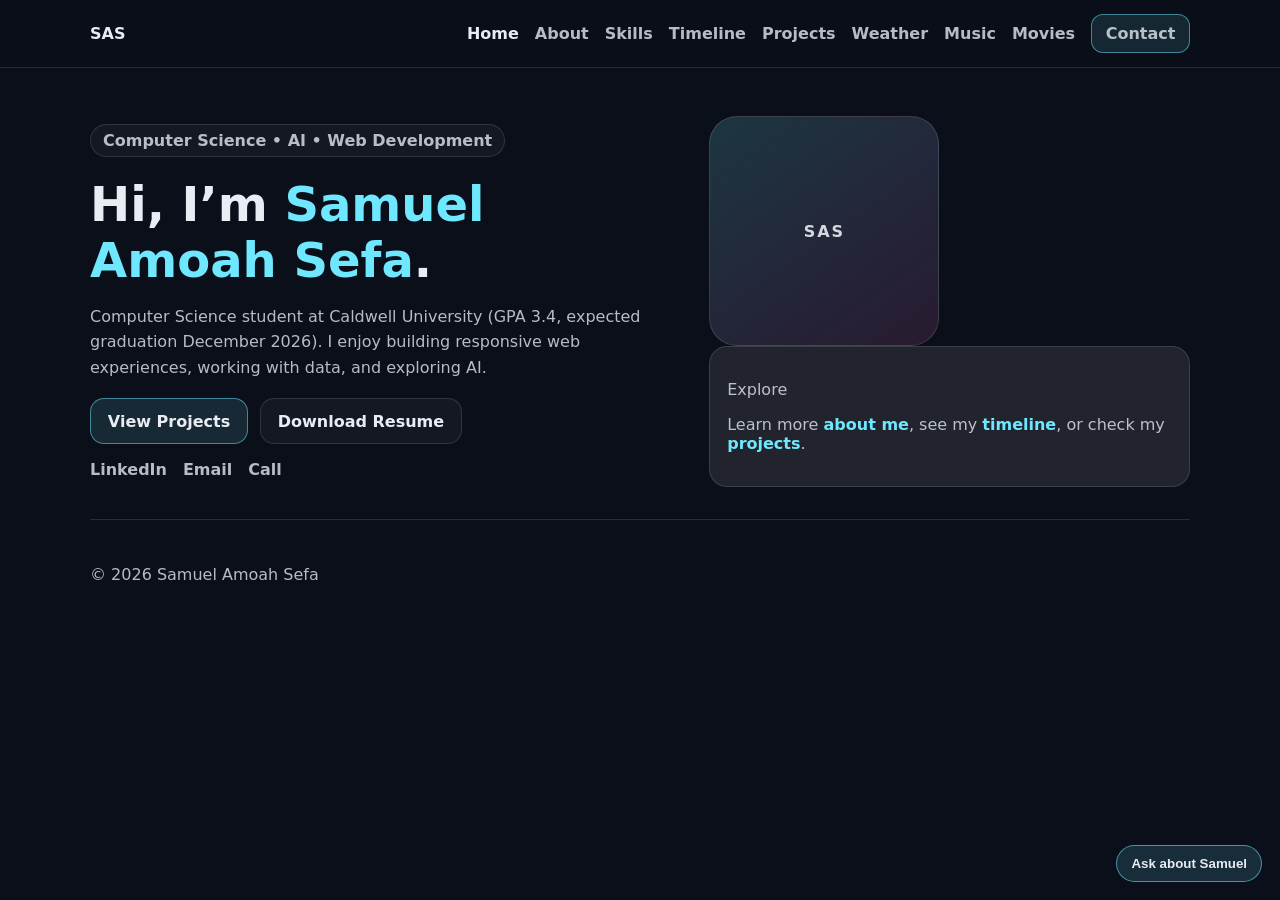
<file: index.html>
<!doctype html>
<html lang="en">
<head>
  <meta charset="UTF-8" />
  <meta name="viewport" content="width=device-width, initial-scale=1.0" />
  <title>Samuel Amoah Sefa — Home</title>
  <meta name="description" content="Samuel Amoah Sefa — Computer Science student portfolio." />
  <link rel="stylesheet" href="style.css" />
</head>
<body>
  <header class="header">
    <nav class="nav container">
      <a class="logo" href="index.html">SAS</a>

      <button class="menu-btn" id="menuBtn" aria-label="Open menu" aria-expanded="false">
        <span></span><span></span><span></span>
      </button>

      <div class="nav-links" id="navLinks">
        <a class="active" href="index.html">Home</a>
        <a href="about.html">About</a>
        <a href="skills.html">Skills</a>
        <a href="timeline.html">Timeline</a>
        <a href="projects.html">Projects</a>
        <a href="contact.html" class="btn small">Contact</a>
      </div>
    </nav>
  </header>

  <main class="container">
    <section class="hero">
      <div class="hero-left">
        <p class="pill">Computer Science • AI • Web Development</p>
        <h1>Hi, I’m <span class="accent">Samuel Amoah Sefa</span>.</h1>

        <p class="subtext">
          Computer Science student at Caldwell University (GPA 3.4, expected graduation December 2026).
          I enjoy building responsive web experiences, working with data, and exploring AI.
        </p>

        <div class="hero-actions">
          <a class="btn" href="projects.html">View Projects</a>
          <a class="btn ghost" href="./resume.pdf" download="Samuel_Amoah_Sefa_Resume.pdf">Download Resume</a>
        </div>

        <div class="social">
          <a href="https://www.linkedin.com/in/samuel-kofi-sefa-amoah/" target="_blank" rel="noreferrer">LinkedIn</a>
          <a href="mailto:ssefa@caldwell.edu">Email</a>
          <a href="tel:+18624066258">Call</a>
        </div>
      </div>

      <div class="hero-right">
        <div class="avatar" aria-label="Profile photo placeholder"><span>SAS</span></div>
        <div class="card mini">
          <p class="muted">Explore</p>
          <p class="muted">
            Learn more <a class="link" href="about.html">about me</a>, see my <a class="link" href="timeline.html">timeline</a>,
            or check my <a class="link" href="projects.html">projects</a>.
          </p>
        </div>
      </div>
    </section>
  </main>

  <footer class="footer container">
    <p class="muted">© <span id="year"></span> Samuel Amoah Sefa</p>
  </footer>

  <div id="chatbot-root"></div>
  <script src="script.js"></script>
</body>
</html>
</file>
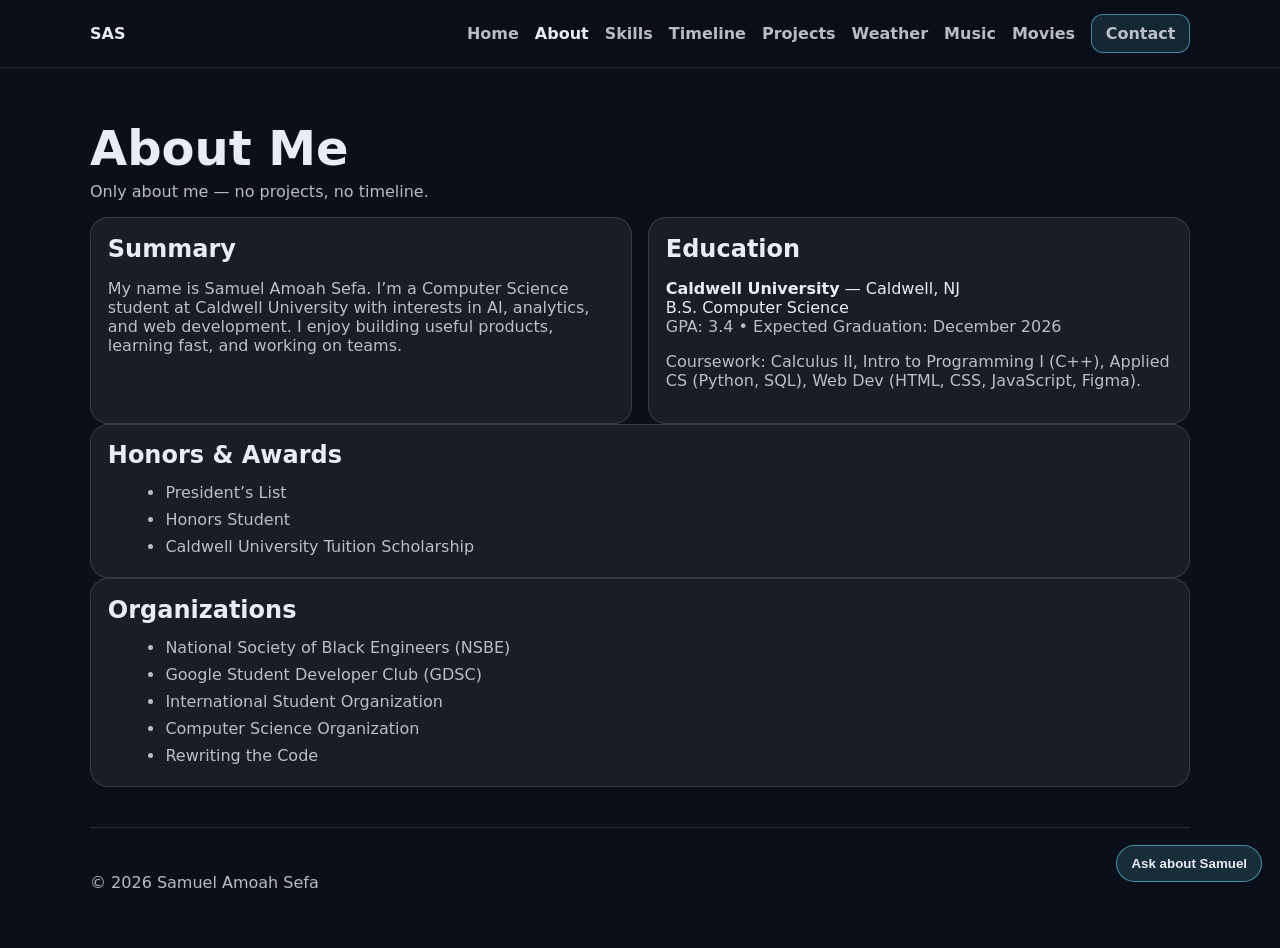
<file: about.html>
<!doctype html>
<html lang="en">
<head>
  <meta charset="UTF-8" />
  <meta name="viewport" content="width=device-width, initial-scale=1.0" />
  <title>Samuel Amoah Sefa — About</title>
  <meta name="description" content="About Samuel Amoah Sefa." />
  <link rel="stylesheet" href="style.css" />
</head>
<body>
  <header class="header">
    <nav class="nav container">
      <a class="logo" href="index.html">SAS</a>

      <button class="menu-btn" id="menuBtn" aria-label="Open menu" aria-expanded="false">
        <span></span><span></span><span></span>
      </button>

      <div class="nav-links" id="navLinks">
        <a href="index.html">Home</a>
        <a class="active" href="about.html">About</a>
        <a href="skills.html">Skills</a>
        <a href="timeline.html">Timeline</a>
        <a href="projects.html">Projects</a>
        <a href="contact.html" class="btn small">Contact</a>
      </div>
    </nav>
  </header>

  <main class="container page">
    <div class="page-head">
      <h1>About Me</h1>
      <p class="muted">Only about me — no projects, no timeline.</p>
    </div>

    <section class="grid-2">
      <div class="card">
        <h2>Summary</h2>
        <p class="muted">
          My name is Samuel Amoah Sefa. I’m a Computer Science student at Caldwell University with interests in
          AI, analytics, and web development. I enjoy building useful products, learning fast, and working on teams.
        </p>
      </div>

      <div class="card">
        <h2>Education</h2>
        <p>
          <strong>Caldwell University</strong> — Caldwell, NJ<br/>
          B.S. Computer Science<br/>
          <span class="muted">GPA: 3.4 • Expected Graduation: December 2026</span>
        </p>
        <p class="muted">
          Coursework: Calculus II, Intro to Programming I (C++), Applied CS (Python, SQL),
          Web Dev (HTML, CSS, JavaScript, Figma).
        </p>
      </div>
    </section>

    <section class="card">
      <h2>Honors & Awards</h2>
      <ul class="list">
        <li>President’s List</li>
        <li>Honors Student</li>
        <li>Caldwell University Tuition Scholarship</li>
      </ul>
    </section>

    <section class="card">
      <h2>Organizations</h2>
      <ul class="list">
        <li>National Society of Black Engineers (NSBE)</li>
        <li>Google Student Developer Club (GDSC)</li>
        <li>International Student Organization</li>
        <li>Computer Science Organization</li>
        <li>Rewriting the Code</li>
      </ul>
    </section>
  </main>

  <footer class="footer container">
    <p class="muted">© <span id="year"></span> Samuel Amoah Sefa</p>
  </footer>

  <div id="chatbot-root"></div>
  <script src="script.js"></script>
</body>
</html>
</file>
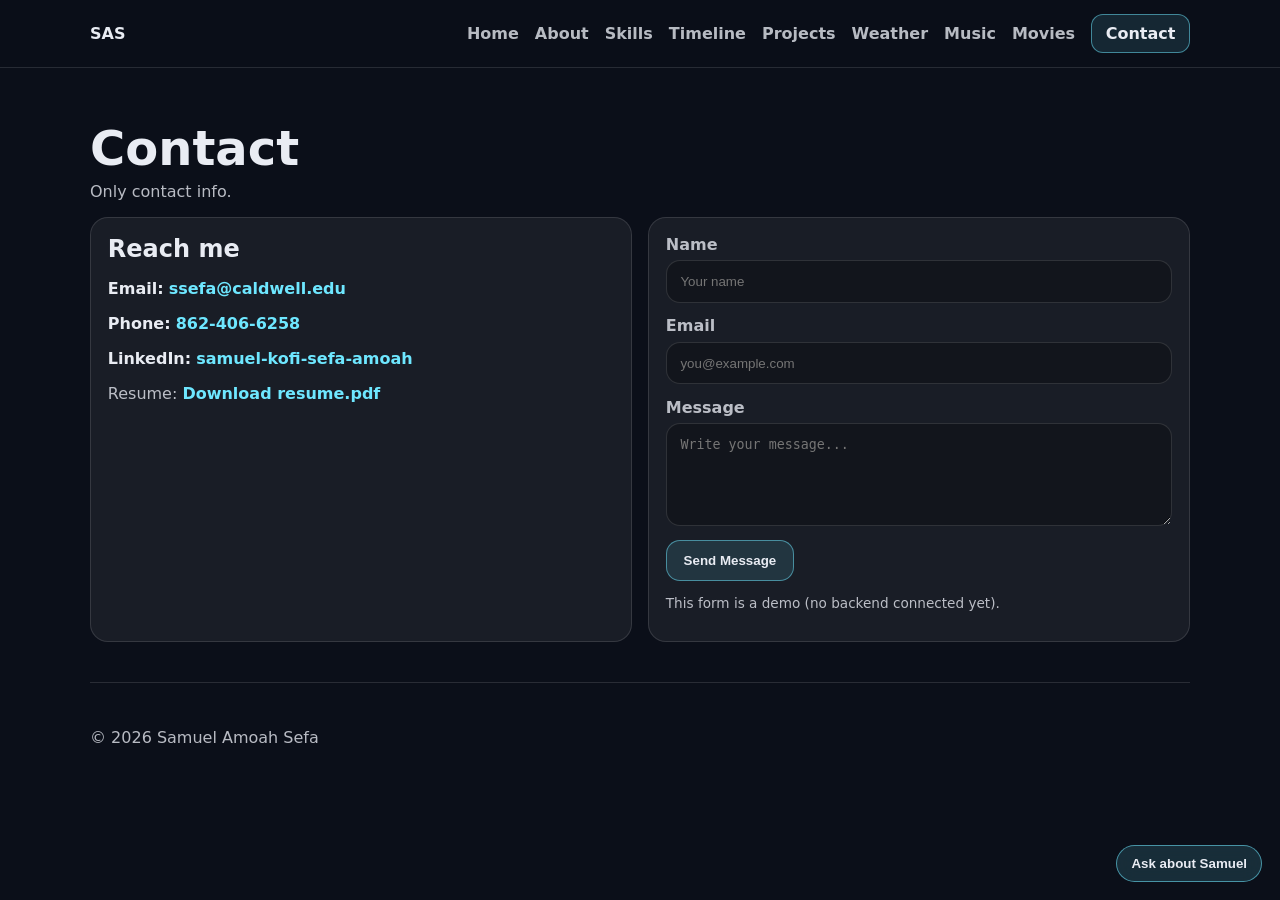
<file: contact.html>
<!doctype html>
<html lang="en">
<head>
  <meta charset="UTF-8" />
  <meta name="viewport" content="width=device-width, initial-scale=1.0" />
  <title>Samuel Amoah Sefa — Contact</title>
  <meta name="description" content="Contact Samuel Amoah Sefa." />
  <link rel="stylesheet" href="style.css" />
</head>
<body>
  <header class="header">
    <nav class="nav container">
      <a class="logo" href="index.html">SAS</a>

      <button class="menu-btn" id="menuBtn" aria-label="Open menu" aria-expanded="false">
        <span></span><span></span><span></span>
      </button>

      <div class="nav-links" id="navLinks">
        <a href="index.html">Home</a>
        <a href="about.html">About</a>
        <a href="skills.html">Skills</a>
        <a href="timeline.html">Timeline</a>
        <a href="projects.html">Projects</a>
        <a class="active btn small" href="contact.html">Contact</a>
      </div>
    </nav>
  </header>

  <main class="container page">
    <div class="page-head">
      <h1>Contact</h1>
      <p class="muted">Only contact info.</p>
    </div>

    <div class="grid-2">
      <div class="card">
        <h2>Reach me</h2>
        <p><strong>Email:</strong> <a class="link" href="mailto:ssefa@caldwell.edu">ssefa@caldwell.edu</a></p>
        <p><strong>Phone:</strong> <a class="link" href="tel:+18624066258">862-406-6258</a></p>
        <p><strong>LinkedIn:</strong> <a class="link" href="https://www.linkedin.com/in/samuel-kofi-sefa-amoah/" target="_blank" rel="noreferrer">samuel-kofi-sefa-amoah</a></p>
        <p class="muted">Resume: <a class="link" href="./resume.pdf" download="Samuel_Amoah_Sefa_Resume.pdf">Download resume.pdf</a></p>
      </div>

      <form class="card form">
        <label>
          Name
          <input type="text" placeholder="Your name" />
        </label>

        <label>
          Email
          <input type="email" placeholder="you@example.com" />
        </label>

        <label>
          Message
          <textarea rows="5" placeholder="Write your message..."></textarea>
        </label>

        <button class="btn" type="button" id="fakeSendBtn">Send Message</button>
        <p class="muted tiny" id="formNote">This form is a demo (no backend connected yet).</p>
      </form>
    </div>
  </main>

  <footer class="footer container">
    <p class="muted">© <span id="year"></span> Samuel Amoah Sefa</p>
  </footer>

  <div id="chatbot-root"></div>
  <script src="script.js"></script>
</body>
</html>
</file>
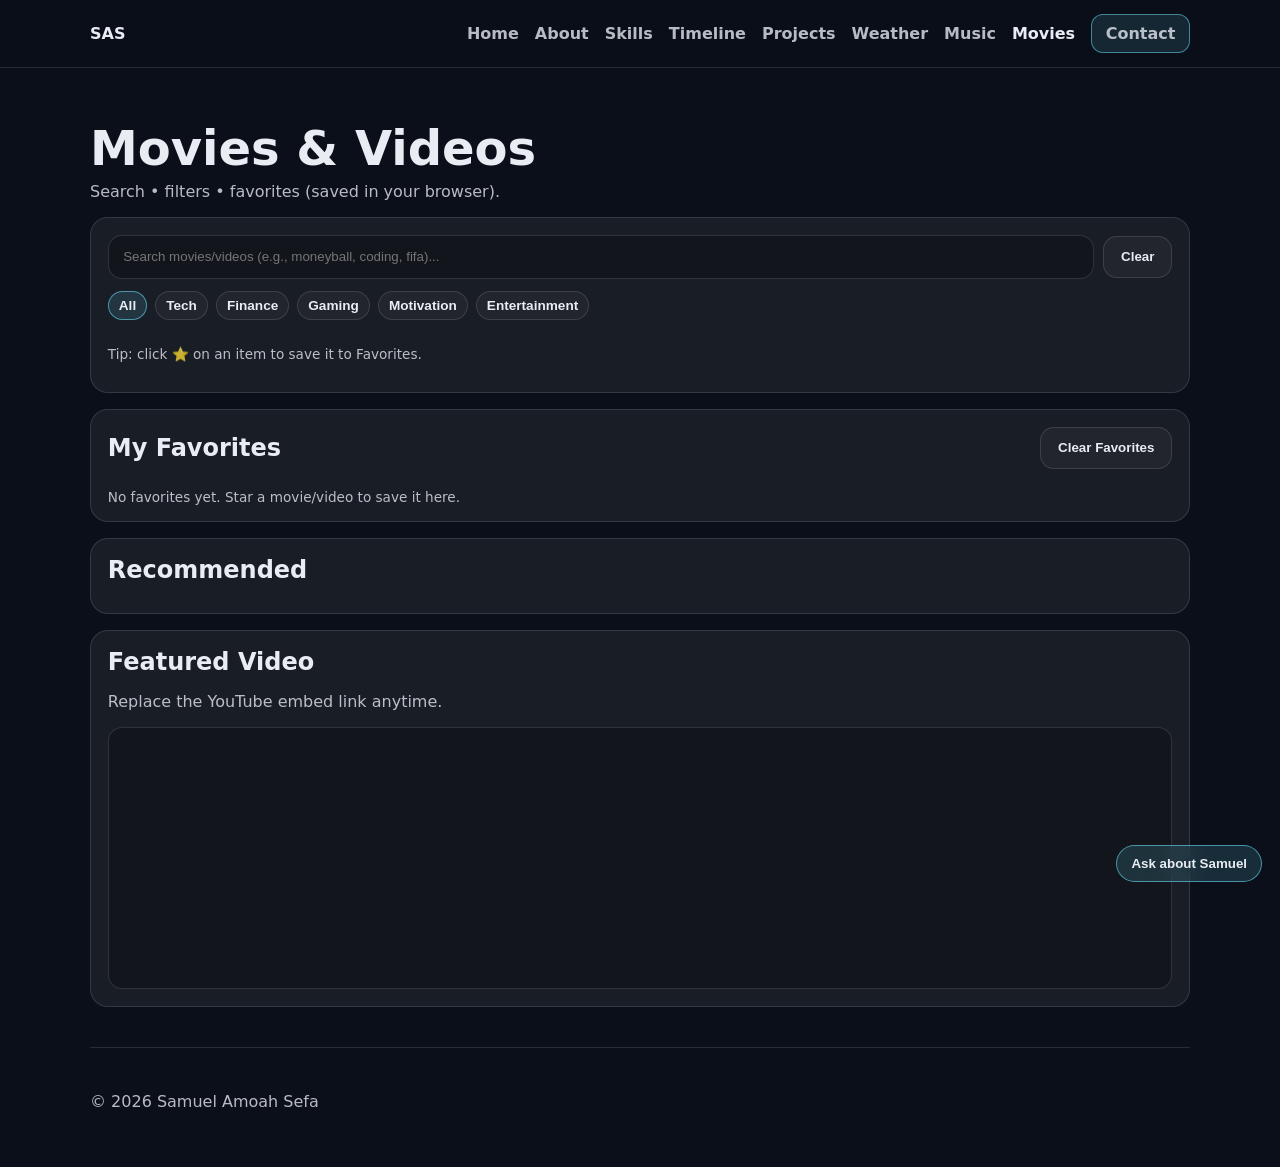
<file: movies.html>
<!doctype html>
<html lang="en">
<head>
  <meta charset="UTF-8" />
  <meta name="viewport" content="width=device-width, initial-scale=1.0" />
  <title>Samuel Amoah Sefa — Movies & Videos</title>
  <meta name="description" content="Recommended movies and videos with search, filters, and favorites." />
  <link rel="stylesheet" href="style.css" />
</head>
<body>

  <header class="header">
    <nav class="nav container">
      <a class="logo" href="index.html">SAS</a>

      <button class="menu-btn" id="menuBtn" aria-label="Open menu" aria-expanded="false">
        <span></span><span></span><span></span>
      </button>

      <div class="nav-links" id="navLinks">
        <a href="index.html">Home</a>
        <a href="about.html">About</a>
        <a href="skills.html">Skills</a>
        <a href="timeline.html">Timeline</a>
        <a href="projects.html">Projects</a>
        <a href="weather.html">Weather</a>
        <a href="music.html">Music</a>
        <a class="active" href="movies.html">Movies</a>
        <a href="contact.html" class="btn small">Contact</a>
      </div>
    </nav>
  </header>

  <main class="container page">
    <div class="page-head">
      <h1>Movies & Videos</h1>
      <p class="muted">Search • filters • favorites (saved in your browser).</p>
    </div>

    <!-- Controls -->
    <section class="card controls">
      <div class="controls-row">
        <input id="mvSearch" class="control-input" type="text" placeholder="Search movies/videos (e.g., moneyball, coding, fifa)..." />
        <button class="btn ghost" type="button" id="mvClear">Clear</button>
      </div>

      <div class="filter-row" id="mvFilters">
        <button type="button" class="filter-btn active" data-filter="all">All</button>
        <button type="button" class="filter-btn" data-filter="tech">Tech</button>
        <button type="button" class="filter-btn" data-filter="finance">Finance</button>
        <button type="button" class="filter-btn" data-filter="gaming">Gaming</button>
        <button type="button" class="filter-btn" data-filter="motivation">Motivation</button>
        <button type="button" class="filter-btn" data-filter="entertainment">Entertainment</button>
      </div>

      <p class="muted tiny">Tip: click ⭐ on an item to save it to Favorites.</p>
    </section>

    <!-- Favorites -->
    <section class="card" style="margin-top:1rem;">
      <div class="section-row">
        <h2 style="margin:0;">My Favorites</h2>
        <button class="btn ghost" type="button" id="mvClearFavs">Clear Favorites</button>
      </div>
      <div id="mvFavs" class="list-grid"></div>
      <p id="mvFavsEmpty" class="muted tiny" style="margin: .5rem 0 0;">No favorites yet. Star a movie/video to save it here.</p>
    </section>

    <!-- List -->
    <section class="card" style="margin-top:1rem;">
      <div class="section-row">
        <h2 style="margin:0;">Recommended</h2>
        <span class="muted tiny" id="mvCount"></span>
      </div>
      <div id="mvList" class="list-grid"></div>
    </section>

    <!-- Featured embed -->
    <section class="card" style="margin-top:1rem;">
      <h2>Featured Video</h2>
      <p class="muted">Replace the YouTube embed link anytime.</p>

      <div class="embed-wrap">
        <iframe
          class="embed"
          src="https://www.youtube.com/embed/zOjov-2OZ0E"
          title="Featured video"
          frameborder="0"
          allowfullscreen></iframe>
      </div>
    </section>
  </main>

  <footer class="footer container">
    <p class="muted">© <span id="year"></span> Samuel Amoah Sefa</p>
  </footer>

  <div id="chatbot-root"></div>
  <script src="script.js"></script>

  <!-- Page config for JS (movies/videos) -->
  <script>
    window.PAGE_RECS = {
      pageKey: "movies",
      searchId: "mvSearch",
      clearId: "mvClear",
      filtersId: "mvFilters",
      listId: "mvList",
      countId: "mvCount",
      favsId: "mvFavs",
      favsEmptyId: "mvFavsEmpty",
      clearFavsId: "mvClearFavs",
      items: [
        { id:"m_interstellar", type:"movie", title:"Interstellar", tags:["sci-fi","strategy","problem solving"], category:"entertainment",
          trailer:"https://www.youtube.com/results?search_query=Interstellar+trailer" },
        { id:"m_social", type:"movie", title:"The Social Network", tags:["startups","entrepreneurship","tech"], category:"tech",
          trailer:"https://www.youtube.com/results?search_query=The+Social+Network+trailer" },
        { id:"m_moneyball", type:"movie", title:"Moneyball", tags:["data","analytics","decision making"], category:"finance",
          trailer:"https://www.youtube.com/results?search_query=Moneyball+trailer" },
        { id:"m_black_panther", type:"movie", title:"Black Panther", tags:["leadership","innovation","culture"], category:"entertainment",
          trailer:"https://www.youtube.com/results?search_query=Black+Panther+trailer" },

        { id:"v_learn_coding", type:"video", title:"How to Learn Coding (YouTube Picks)", tags:["learning","coding","study"], category:"tech",
          trailer:"https://www.youtube.com/results?search_query=how+to+learn+coding+fast" },
        { id:"v_ds_algo", type:"video", title:"Data Structures & Algorithms (Starter)", tags:["interviews","dsa","practice"], category:"tech",
          trailer:"https://www.youtube.com/results?search_query=data+structures+algorithms+beginner" },
        { id:"v_focus", type:"video", title:"Deep Focus / Study With Me", tags:["focus","study","productivity"], category:"motivation",
          trailer:"https://www.youtube.com/results?search_query=deep+focus+study+with+me" },
        { id:"v_fifa_tips", type:"video", title:"FIFA Skills & Gameplay Tips", tags:["fifa","skills","gaming"], category:"gaming",
          trailer:"https://www.youtube.com/results?search_query=fifa+skills+tutorial" }
      ]
    };
  </script>
</body>
</html>
</file>
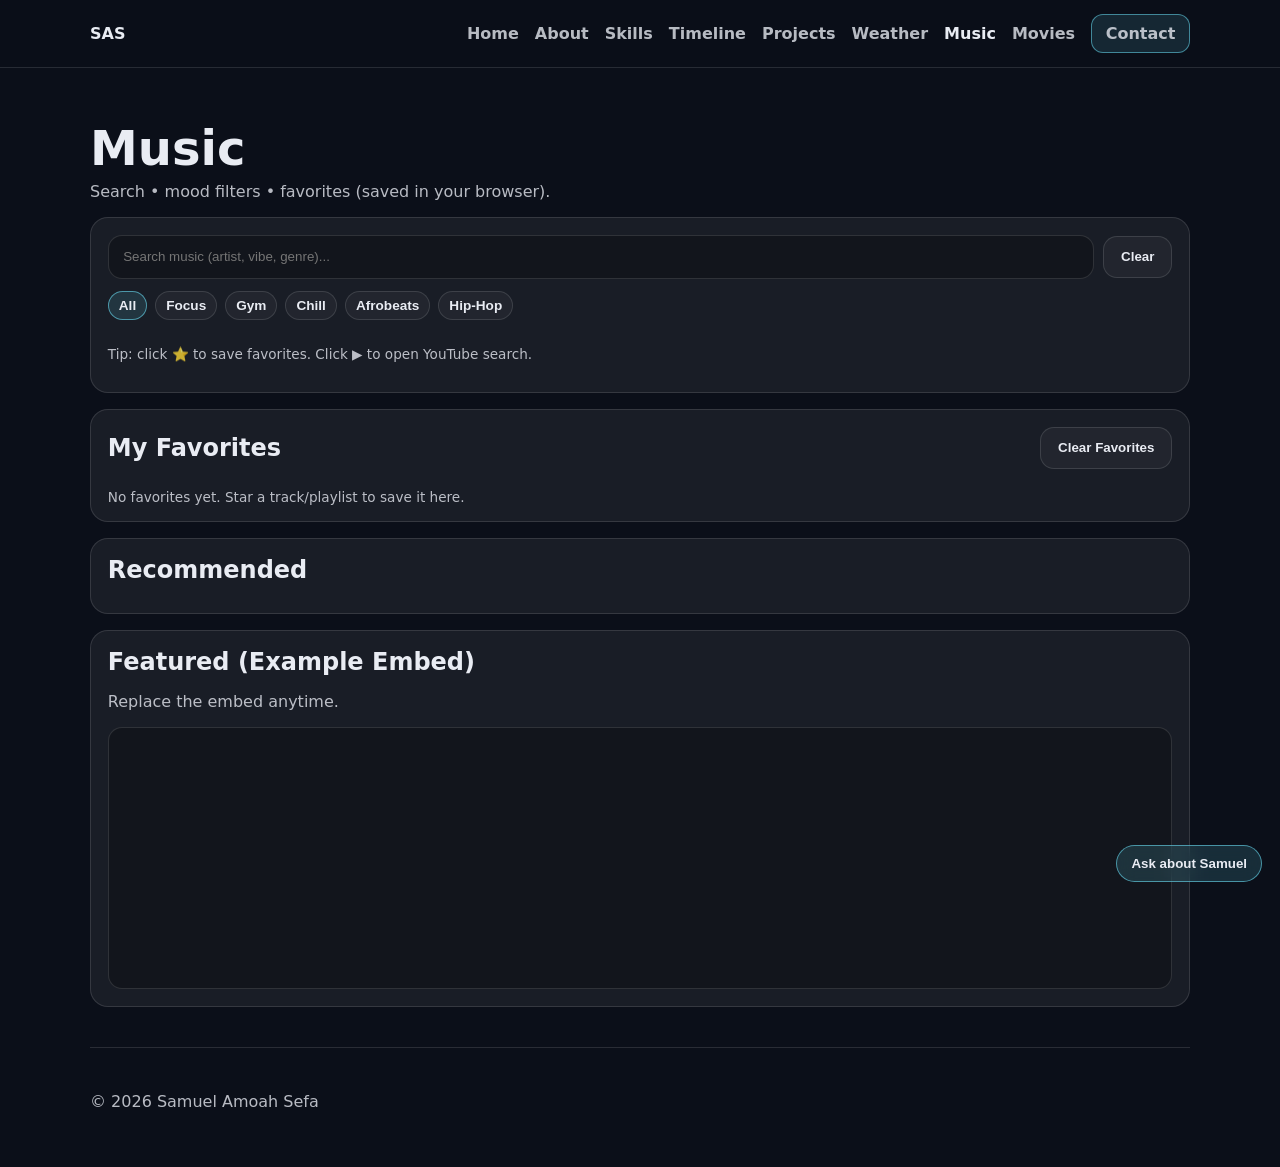
<file: music.html>
<!doctype html>
<html lang="en">
<head>
  <meta charset="UTF-8" />
  <meta name="viewport" content="width=device-width, initial-scale=1.0" />
  <title>Samuel Amoah Sefa — Music</title>
  <meta name="description" content="Recommended music with search, filters, and favorites." />
  <link rel="stylesheet" href="style.css" />
</head>
<body>

  <header class="header">
    <nav class="nav container">
      <a class="logo" href="index.html">SAS</a>

      <button class="menu-btn" id="menuBtn" aria-label="Open menu" aria-expanded="false">
        <span></span><span></span><span></span>
      </button>

      <div class="nav-links" id="navLinks">
        <a href="index.html">Home</a>
        <a href="about.html">About</a>
        <a href="skills.html">Skills</a>
        <a href="timeline.html">Timeline</a>
        <a href="projects.html">Projects</a>
        <a href="weather.html">Weather</a>
        <a class="active" href="music.html">Music</a>
        <a href="movies.html">Movies</a>
        <a href="contact.html" class="btn small">Contact</a>
      </div>
    </nav>
  </header>

  <main class="container page">
    <div class="page-head">
      <h1>Music</h1>
      <p class="muted">Search • mood filters • favorites (saved in your browser).</p>
    </div>

    <section class="card controls">
      <div class="controls-row">
        <input id="muSearch" class="control-input" type="text" placeholder="Search music (artist, vibe, genre)..." />
        <button class="btn ghost" type="button" id="muClear">Clear</button>
      </div>

      <div class="filter-row" id="muFilters">
        <button type="button" class="filter-btn active" data-filter="all">All</button>
        <button type="button" class="filter-btn" data-filter="focus">Focus</button>
        <button type="button" class="filter-btn" data-filter="gym">Gym</button>
        <button type="button" class="filter-btn" data-filter="chill">Chill</button>
        <button type="button" class="filter-btn" data-filter="afrobeats">Afrobeats</button>
        <button type="button" class="filter-btn" data-filter="hiphop">Hip-Hop</button>
      </div>

      <p class="muted tiny">Tip: click ⭐ to save favorites. Click ▶ to open YouTube search.</p>
    </section>

    <section class="card" style="margin-top:1rem;">
      <div class="section-row">
        <h2 style="margin:0;">My Favorites</h2>
        <button class="btn ghost" type="button" id="muClearFavs">Clear Favorites</button>
      </div>
      <div id="muFavs" class="list-grid"></div>
      <p id="muFavsEmpty" class="muted tiny" style="margin: .5rem 0 0;">No favorites yet. Star a track/playlist to save it here.</p>
    </section>

    <section class="card" style="margin-top:1rem;">
      <div class="section-row">
        <h2 style="margin:0;">Recommended</h2>
        <span class="muted tiny" id="muCount"></span>
      </div>
      <div id="muList" class="list-grid"></div>
    </section>

    <section class="card" style="margin-top:1rem;">
      <h2>Featured (Example Embed)</h2>
      <p class="muted">Replace the embed anytime.</p>

      <div class="embed-wrap">
        <iframe
          class="embed"
          src="https://www.youtube.com/embed/dQw4w9WgXcQ"
          title="Featured music"
          frameborder="0"
          allowfullscreen></iframe>
      </div>
    </section>
  </main>

  <footer class="footer container">
    <p class="muted">© <span id="year"></span> Samuel Amoah Sefa</p>
  </footer>

  <div id="chatbot-root"></div>
  <script src="script.js"></script>

  <!-- Page config for JS (music) -->
  <script>
    window.PAGE_RECS = {
      pageKey: "music",
      searchId: "muSearch",
      clearId: "muClear",
      filtersId: "muFilters",
      listId: "muList",
      countId: "muCount",
      favsId: "muFavs",
      favsEmptyId: "muFavsEmpty",
      clearFavsId: "muClearFavs",
      items: [
        { id:"mu_focus_lofi", type:"playlist", title:"Lo-Fi Focus Beats", tags:["focus","study","lofi"], category:"focus",
          trailer:"https://www.youtube.com/results?search_query=lofi+beats+to+study+to" },
        { id:"mu_focus_piano", type:"playlist", title:"Piano Focus / Deep Work", tags:["focus","piano","study"], category:"focus",
          trailer:"https://www.youtube.com/results?search_query=piano+focus+music" },

        { id:"mu_gym_hiphop", type:"playlist", title:"Gym Hip-Hop Mix", tags:["gym","energy","hiphop"], category:"gym",
          trailer:"https://www.youtube.com/results?search_query=gym+hiphop+playlist" },
        { id:"mu_gym_hype", type:"playlist", title:"Hype Workout Playlist", tags:["gym","hype","energy"], category:"gym",
          trailer:"https://www.youtube.com/results?search_query=workout+hype+playlist" },

        { id:"mu_chill_rnb", type:"playlist", title:"Chill R&B Vibes", tags:["chill","rnb","night"], category:"chill",
          trailer:"https://www.youtube.com/results?search_query=chill+rnb+playlist" },
        { id:"mu_chill_afro", type:"playlist", title:"Chill Afrobeats", tags:["chill","afrobeats","vibes"], category:"chill",
          trailer:"https://www.youtube.com/results?search_query=chill+afrobeats+playlist" },

        { id:"mu_afro_burna", type:"artist", title:"Burna Boy (Afrobeats)", tags:["afrobeats","burna boy"], category:"afrobeats",
          trailer:"https://www.youtube.com/results?search_query=burna+boy+playlist" },
        { id:"mu_afro_rema", type:"artist", title:"Rema (Afrobeats)", tags:["afrobeats","rema"], category:"afrobeats",
          trailer:"https://www.youtube.com/results?search_query=rema+playlist" },

        { id:"mu_hiphop_drake", type:"artist", title:"Drake (Hip-Hop)", tags:["hiphop","drake"], category:"hiphop",
          trailer:"https://www.youtube.com/results?search_query=drake+best+songs" },
        { id:"mu_hiphop_travis", type:"artist", title:"Travis Scott (Hip-Hop)", tags:["hiphop","travis"], category:"hiphop",
          trailer:"https://www.youtube.com/results?search_query=travis+scott+hits" }
      ]
    };
  </script>
</body>
</html>
</file>
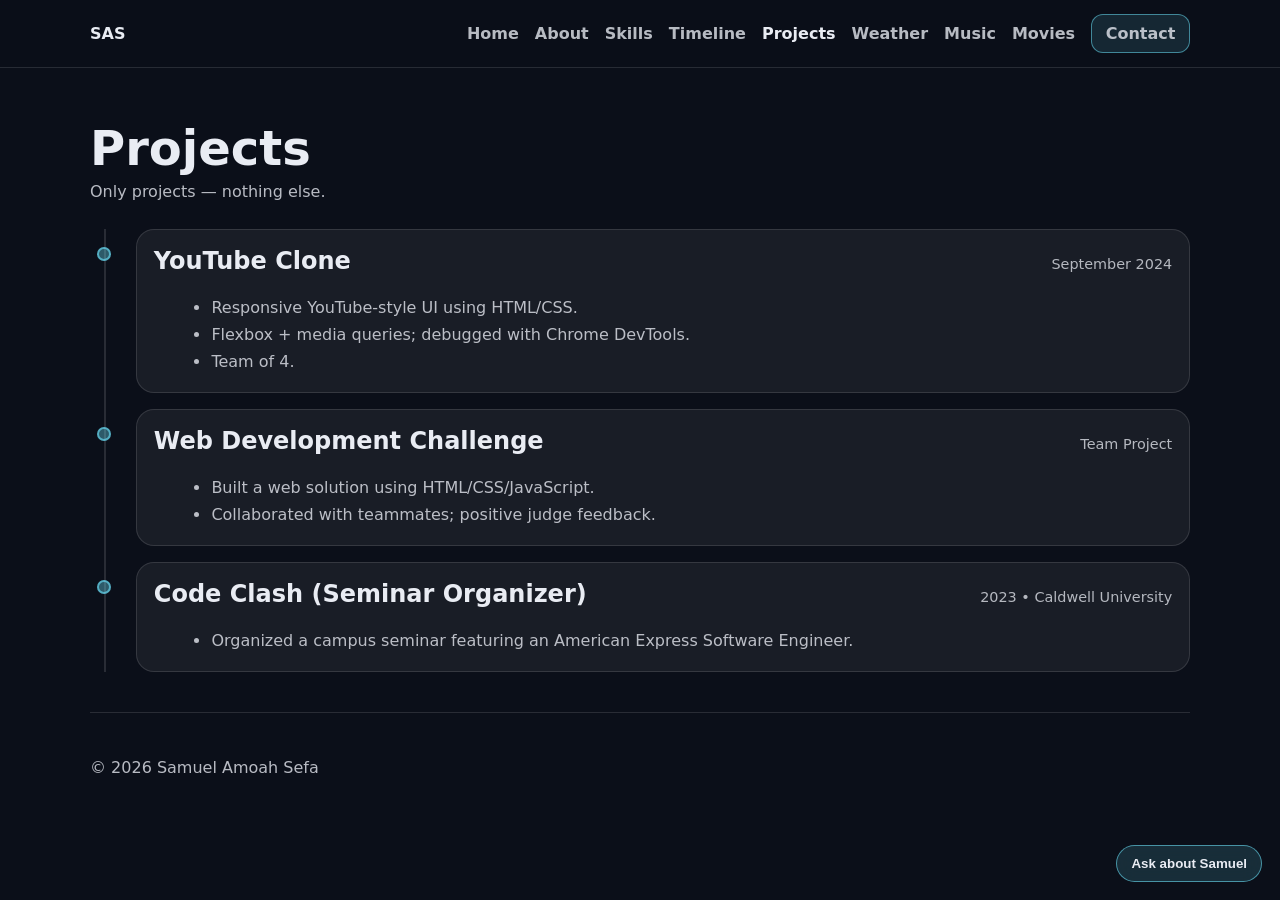
<file: projects.html>
<!doctype html>
<html lang="en">
<head>
  <meta charset="UTF-8" />
  <meta name="viewport" content="width=device-width, initial-scale=1.0" />
  <title>Samuel Amoah Sefa — Projects</title>
  <meta name="description" content="Projects by Samuel Amoah Sefa." />
  <link rel="stylesheet" href="style.css" />
</head>
<body>
  <header class="header">
    <nav class="nav container">
      <a class="logo" href="index.html">SAS</a>

      <button class="menu-btn" id="menuBtn" aria-label="Open menu" aria-expanded="false">
        <span></span><span></span><span></span>
      </button>

      <div class="nav-links" id="navLinks">
        <a href="index.html">Home</a>
        <a href="about.html">About</a>
        <a href="skills.html">Skills</a>
        <a href="timeline.html">Timeline</a>
        <a class="active" href="projects.html">Projects</a>
        <a href="contact.html" class="btn small">Contact</a>
      </div>
    </nav>
  </header>

  <main class="container page">
    <div class="page-head">
      <h1>Projects</h1>
      <p class="muted">Only projects — nothing else.</p>
    </div>

    <div class="timeline">
      <div class="t-item">
        <div class="t-dot"></div>
        <div class="t-card card">
          <div class="t-top">
            <h2>YouTube Clone</h2>
            <span class="t-date">September 2024</span>
          </div>
          <ul class="list">
            <li>Responsive YouTube-style UI using HTML/CSS.</li>
            <li>Flexbox + media queries; debugged with Chrome DevTools.</li>
            <li>Team of 4.</li>
          </ul>
        </div>
      </div>

      <div class="t-item">
        <div class="t-dot"></div>
        <div class="t-card card">
          <div class="t-top">
            <h2>Web Development Challenge</h2>
            <span class="t-date">Team Project</span>
          </div>
          <ul class="list">
            <li>Built a web solution using HTML/CSS/JavaScript.</li>
            <li>Collaborated with teammates; positive judge feedback.</li>
          </ul>
        </div>
      </div>

      <div class="t-item">
        <div class="t-dot"></div>
        <div class="t-card card">
          <div class="t-top">
            <h2>Code Clash (Seminar Organizer)</h2>
            <span class="t-date">2023 • Caldwell University</span>
          </div>
          <ul class="list">
            <li>Organized a campus seminar featuring an American Express Software Engineer.</li>
          </ul>
        </div>
      </div>
    </div>
  </main>

  <footer class="footer container">
    <p class="muted">© <span id="year"></span> Samuel Amoah Sefa</p>
  </footer>

  <div id="chatbot-root"></div>
  <script src="script.js"></script>
</body>
</html>
</file>
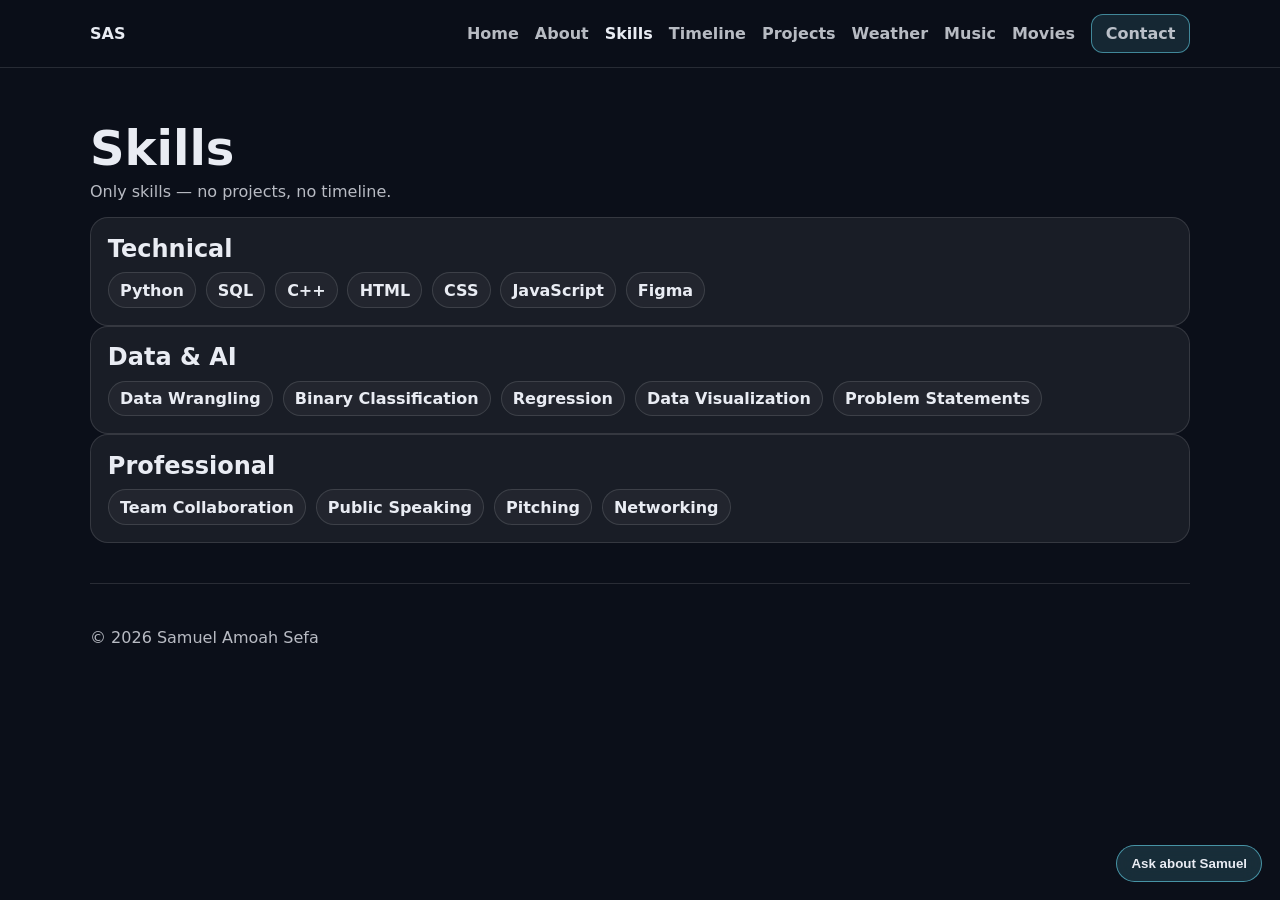
<file: skills.html>
<!doctype html>
<html lang="en">
<head>
  <meta charset="UTF-8" />
  <meta name="viewport" content="width=device-width, initial-scale=1.0" />
  <title>Samuel Amoah Sefa — Skills</title>
  <meta name="description" content="Skills of Samuel Amoah Sefa." />
  <link rel="stylesheet" href="style.css" />
</head>
<body>
  <header class="header">
    <nav class="nav container">
      <a class="logo" href="index.html">SAS</a>

      <button class="menu-btn" id="menuBtn" aria-label="Open menu" aria-expanded="false">
        <span></span><span></span><span></span>
      </button>

      <div class="nav-links" id="navLinks">
        <a href="index.html">Home</a>
        <a href="about.html">About</a>
        <a class="active" href="skills.html">Skills</a>
        <a href="timeline.html">Timeline</a>
        <a href="projects.html">Projects</a>
        <a href="contact.html" class="btn small">Contact</a>
      </div>
    </nav>
  </header>

  <main class="container page">
    <div class="page-head">
      <h1>Skills</h1>
      <p class="muted">Only skills — no projects, no timeline.</p>
    </div>

    <section class="card">
      <h2>Technical</h2>
      <div class="skills">
        <div class="chip">Python</div>
        <div class="chip">SQL</div>
        <div class="chip">C++</div>
        <div class="chip">HTML</div>
        <div class="chip">CSS</div>
        <div class="chip">JavaScript</div>
        <div class="chip">Figma</div>
      </div>
    </section>

    <section class="card">
      <h2>Data & AI</h2>
      <div class="skills">
        <div class="chip">Data Wrangling</div>
        <div class="chip">Binary Classification</div>
        <div class="chip">Regression</div>
        <div class="chip">Data Visualization</div>
        <div class="chip">Problem Statements</div>
      </div>
    </section>

    <section class="card">
      <h2>Professional</h2>
      <div class="skills">
        <div class="chip">Team Collaboration</div>
        <div class="chip">Public Speaking</div>
        <div class="chip">Pitching</div>
        <div class="chip">Networking</div>
      </div>
    </section>
  </main>

  <footer class="footer container">
    <p class="muted">© <span id="year"></span> Samuel Amoah Sefa</p>
  </footer>

  <div id="chatbot-root"></div>
  <script src="script.js"></script>
</body>
</html>
</file>
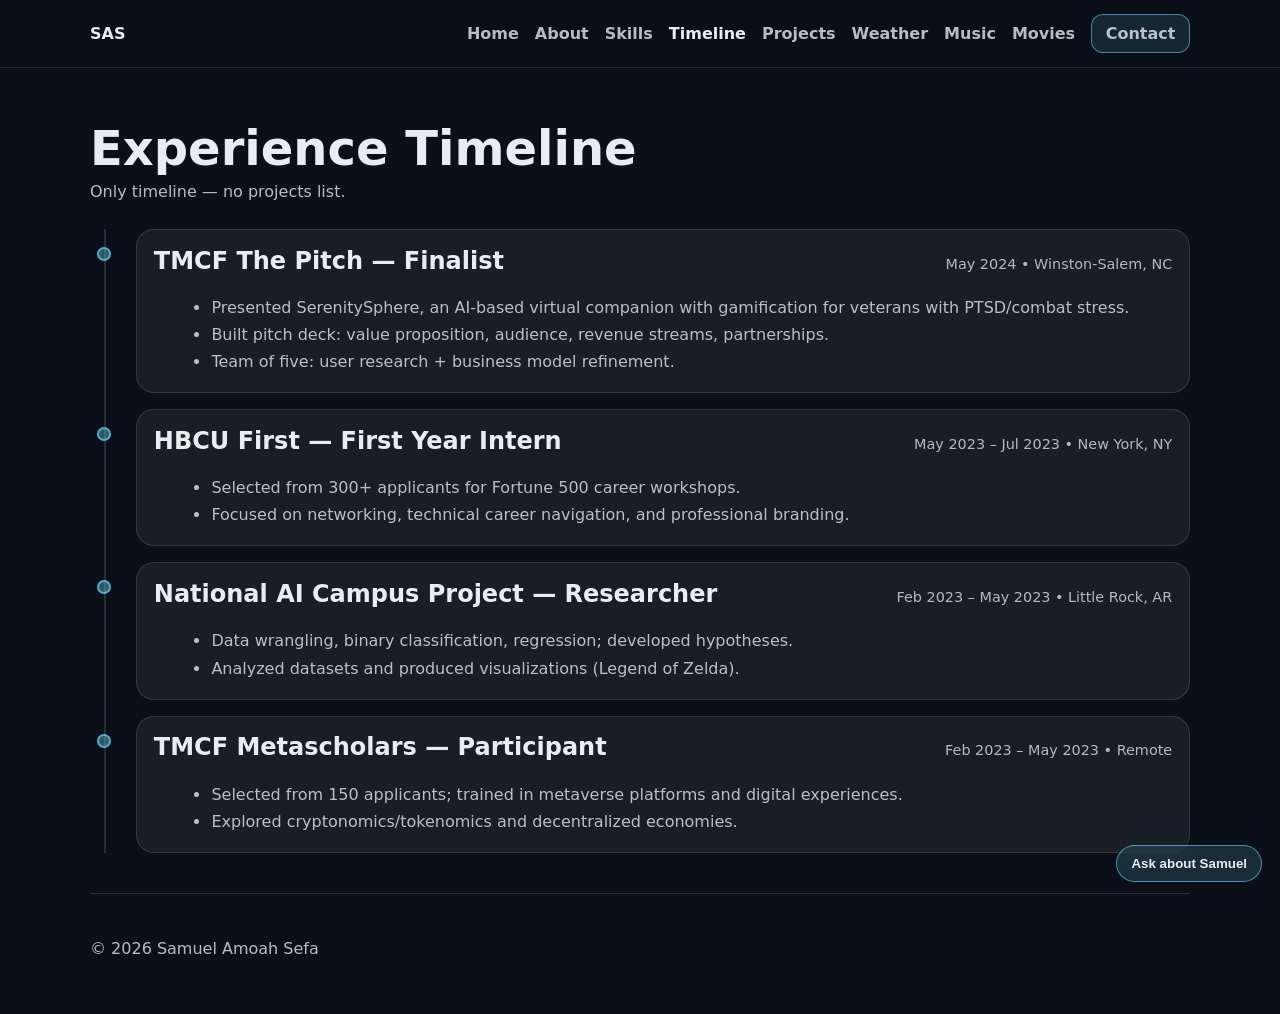
<file: timeline.html>
<!doctype html>
<html lang="en">
<head>
  <meta charset="UTF-8" />
  <meta name="viewport" content="width=device-width, initial-scale=1.0" />
  <title>Samuel Amoah Sefa — Timeline</title>
  <meta name="description" content="Experience timeline of Samuel Amoah Sefa." />
  <link rel="stylesheet" href="style.css" />
</head>
<body>
  <header class="header">
    <nav class="nav container">
      <a class="logo" href="index.html">SAS</a>

      <button class="menu-btn" id="menuBtn" aria-label="Open menu" aria-expanded="false">
        <span></span><span></span><span></span>
      </button>

      <div class="nav-links" id="navLinks">
        <a href="index.html">Home</a>
        <a href="about.html">About</a>
        <a href="skills.html">Skills</a>
        <a class="active" href="timeline.html">Timeline</a>
        <a href="projects.html">Projects</a>
        <a href="contact.html" class="btn small">Contact</a>
      </div>
    </nav>
  </header>

  <main class="container page">
    <div class="page-head">
      <h1>Experience Timeline</h1>
      <p class="muted">Only timeline — no projects list.</p>
    </div>

    <div class="timeline">
      <div class="t-item">
        <div class="t-dot"></div>
        <div class="t-card card">
          <div class="t-top">
            <h2>TMCF The Pitch — Finalist</h2>
            <span class="t-date">May 2024 • Winston-Salem, NC</span>
          </div>
          <ul class="list">
            <li>Presented SerenitySphere, an AI-based virtual companion with gamification for veterans with PTSD/combat stress.</li>
            <li>Built pitch deck: value proposition, audience, revenue streams, partnerships.</li>
            <li>Team of five: user research + business model refinement.</li>
          </ul>
        </div>
      </div>

      <div class="t-item">
        <div class="t-dot"></div>
        <div class="t-card card">
          <div class="t-top">
            <h2>HBCU First — First Year Intern</h2>
            <span class="t-date">May 2023 – Jul 2023 • New York, NY</span>
          </div>
          <ul class="list">
            <li>Selected from 300+ applicants for Fortune 500 career workshops.</li>
            <li>Focused on networking, technical career navigation, and professional branding.</li>
          </ul>
        </div>
      </div>

      <div class="t-item">
        <div class="t-dot"></div>
        <div class="t-card card">
          <div class="t-top">
            <h2>National AI Campus Project — Researcher</h2>
            <span class="t-date">Feb 2023 – May 2023 • Little Rock, AR</span>
          </div>
          <ul class="list">
            <li>Data wrangling, binary classification, regression; developed hypotheses.</li>
            <li>Analyzed datasets and produced visualizations (Legend of Zelda).</li>
          </ul>
        </div>
      </div>

      <div class="t-item">
        <div class="t-dot"></div>
        <div class="t-card card">
          <div class="t-top">
            <h2>TMCF Metascholars — Participant</h2>
            <span class="t-date">Feb 2023 – May 2023 • Remote</span>
          </div>
          <ul class="list">
            <li>Selected from 150 applicants; trained in metaverse platforms and digital experiences.</li>
            <li>Explored cryptonomics/tokenomics and decentralized economies.</li>
          </ul>
        </div>
      </div>
    </div>
  </main>

  <footer class="footer container">
    <p class="muted">© <span id="year"></span> Samuel Amoah Sefa</p>
  </footer>

  <div id="chatbot-root"></div>
  <script src="script.js"></script>
</body>
</html>
</file>
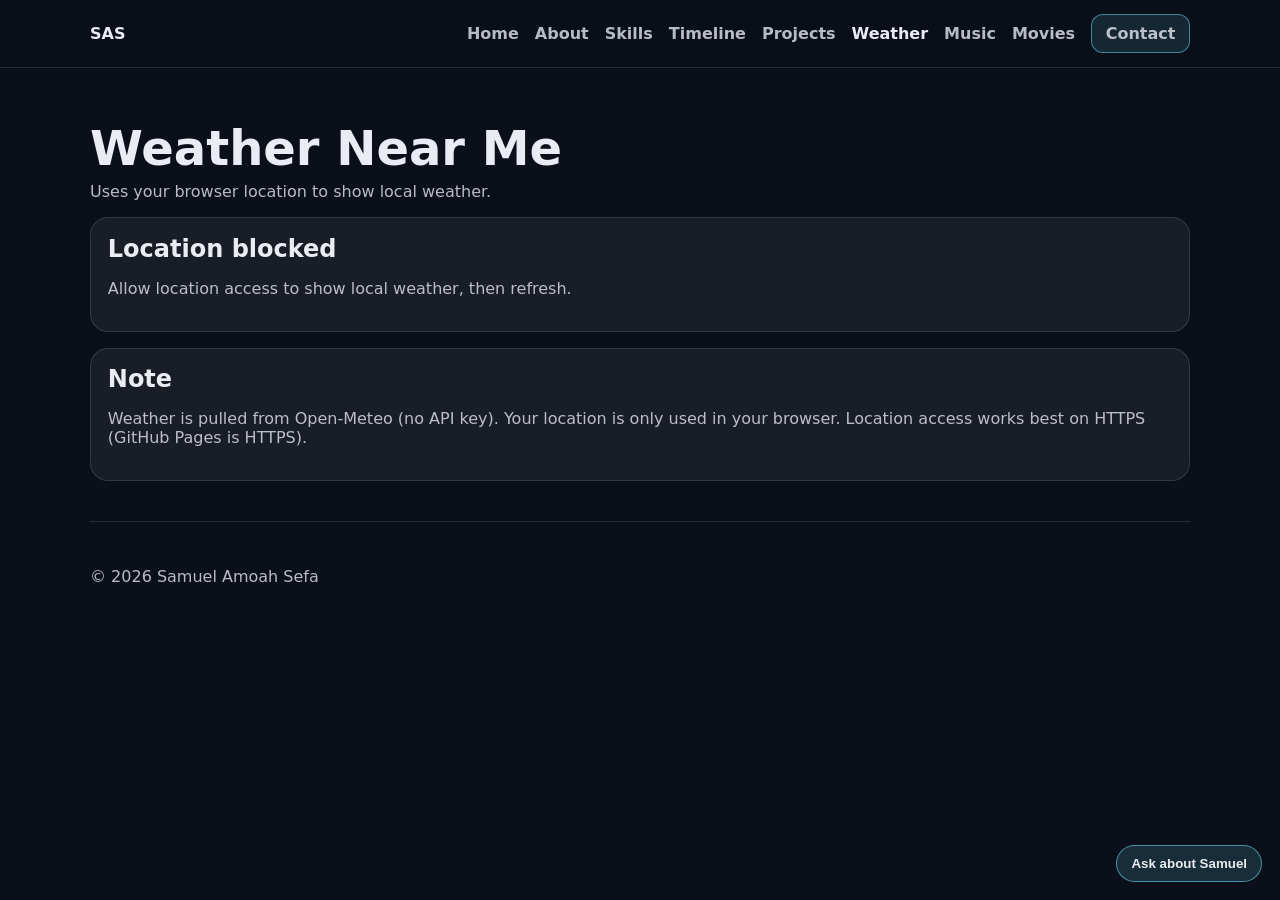
<file: weather.html>
<!doctype html>
<html lang="en">
<head>
  <meta charset="UTF-8" />
  <meta name="viewport" content="width=device-width, initial-scale=1.0" />
  <title>Samuel Amoah Sefa — Weather</title>
  <meta name="description" content="Current weather for Samuel Amoah Sefa's location." />
  <link rel="stylesheet" href="style.css" />
</head>
<body>
  <header class="header">
    <nav class="nav container">
      <a class="logo" href="index.html">SAS</a>

      <button class="menu-btn" id="menuBtn" aria-label="Open menu" aria-expanded="false">
        <span></span><span></span><span></span>
      </button>

      <div class="nav-links" id="navLinks">
        <a href="index.html">Home</a>
        <a href="about.html">About</a>
        <a href="skills.html">Skills</a>
        <a href="timeline.html">Timeline</a>
        <a href="projects.html">Projects</a>
        <a class="active" href="weather.html">Weather</a>
        <a href="music.html">Music</a>
        <a href="movies.html">Movies</a>
        <a href="contact.html" class="btn small">Contact</a>
      </div>
    </nav>
  </header>

  <main class="container page">
    <div class="page-head">
      <h1>Weather Near Me</h1>
      <p class="muted">Uses your browser location to show local weather.</p>
    </div>

    <section class="card" id="weatherCard">
      <h2>Loading weather…</h2>
      <p class="muted">If prompted, allow location access.</p>
    </section>

    <section class="card" id="forecastCard" style="margin-top:1rem; display:none;">
      <h2>3-Day Forecast</h2>
      <div id="forecastGrid" class="forecast-grid"></div>
    </section>

    <section class="card" style="margin-top:1rem;">
      <h2>Note</h2>
      <p class="muted">
        Weather is pulled from Open-Meteo (no API key). Your location is only used in your browser.
        Location access works best on HTTPS (GitHub Pages is HTTPS).
      </p>
    </section>
  </main>

  <footer class="footer container">
    <p class="muted">© <span id="year"></span> Samuel Amoah Sefa</p>
  </footer>

  <div id="chatbot-root"></div>
  <script src="script.js"></script>
</body>
</html>
</file>
<file: style.css>
:root{
  --bg:#0b0f19;
  --text:#e9ecf3;
  --muted:rgba(233,236,243,.78);
  --border:rgba(255,255,255,.12);
  --card:rgba(255,255,255,.06);
  --card2:rgba(255,255,255,.09);
  --accent:#6ee7ff;
  --radius:18px;
}

*{box-sizing:border-box;}
html{scroll-behavior:smooth;}
body{
  margin:0;
  font-family: system-ui, -apple-system, Segoe UI, Roboto, Arial;
  background: var(--bg);
  color: var(--text);
}

a{color:inherit;}
.link{color:var(--accent); text-decoration:none; font-weight:700;}
.link:hover{text-decoration:underline;}

.container{width:min(1100px, calc(100% - 2rem)); margin-inline:auto;}

.header{
  position:sticky; top:0; z-index:50;
  backdrop-filter: blur(12px);
  background: rgba(11,15,25,.7);
  border-bottom:1px solid var(--border);
}

.nav{display:flex; align-items:center; justify-content:space-between; padding:.9rem 0;}
.logo{font-weight:900; text-decoration:none;}
.nav-links{display:flex; gap:1rem; align-items:center;}
.nav-links a{color:var(--muted); text-decoration:none; font-weight:700;}
.nav-links a:hover{color:var(--text);}
.nav-links a.active{color:var(--text);}

.menu-btn{display:none; background:transparent; border:0; cursor:pointer; padding:.25rem;}
.menu-btn span{display:block; width:26px; height:2px; background:var(--text); margin:6px 0; border-radius:999px;}

.hero{
  padding: 3rem 0 2rem;
  display:grid;
  grid-template-columns: 1.1fr .9fr;
  gap: 2rem;
  align-items:center;
}

.pill{
  display:inline-flex;
  padding:.35rem .75rem;
  border:1px solid var(--border);
  border-radius:999px;
  background: rgba(255,255,255,.04);
  color: var(--muted);
  font-weight:700;
  margin:0 0 1rem;
}

h1{font-size: clamp(2rem, 4vw, 3rem); margin:.2rem 0 1rem;}
h2{margin:0 0 .6rem;}
.accent{color:var(--accent);}
.subtext{color:var(--muted); line-height:1.6; margin:0 0 1.1rem;}

.hero-actions{display:flex; gap:.75rem; flex-wrap:wrap; margin-bottom:1rem;}
.social{display:flex; gap:1rem; flex-wrap:wrap;}
.social a{color:var(--muted); font-weight:800; text-decoration:none;}
.social a:hover{color:var(--text);}

.avatar{
  width: 230px; aspect-ratio:1/1;
  border-radius: 28px;
  background: linear-gradient(145deg, rgba(110,231,255,.18), rgba(255,110,223,.12));
  border: 1px solid var(--border);
  display:grid; place-items:center;
}
.avatar span{font-weight:900; letter-spacing:2px; opacity:.9;}

.muted{color:var(--muted);}
.tiny{font-size:.85rem;}

.card{
  background: var(--card);
  border: 1px solid var(--border);
  border-radius: var(--radius);
  padding: 1.05rem;
}
.card.mini{background: var(--card2);}

.grid-2{display:grid; grid-template-columns: 1fr 1fr; gap:1rem;}

.list{margin:.6rem 0 0 1.1rem; line-height:1.7; color: var(--muted);}

.skills{display:flex; flex-wrap:wrap; gap:.6rem;}
.chip{
  border:1px solid var(--border);
  background: rgba(255,255,255,.04);
  padding:.45rem .7rem;
  border-radius:999px;
  font-weight:800;
}

.btn{
  display:inline-flex; align-items:center; justify-content:center;
  padding:.78rem 1.05rem;
  border-radius:14px;
  border:1px solid rgba(110,231,255,.5);
  background: rgba(110,231,255,.12);
  color: var(--text);
  font-weight:900;
  text-decoration:none;
}
.btn.ghost{border-color:var(--border); background:rgba(255,255,255,.04);}
.btn.small{padding:.55rem .85rem; border-radius:12px;}

.page{padding: 2rem 0 2.5rem;}
.page-head{padding: 1.25rem 0 1rem;}
.page-head h1{margin:0;}
.page-head p{margin:.35rem 0 0;}

.timeline{
  position: relative;
  display: grid;
  gap: 1rem;
  margin-top: .75rem;
}
.timeline::before{
  content:"";
  position:absolute;
  left: 14px;
  top: 0;
  bottom: 0;
  width: 2px;
  background: rgba(255,255,255,.12);
}
.t-item{position: relative; display: grid; grid-template-columns: 34px 1fr; gap: .75rem; align-items: start;}
.t-dot{
  width: 14px; height: 14px; border-radius: 999px;
  background: rgba(110,231,255,.35);
  border: 2px solid rgba(110,231,255,.6);
  margin-left: 7px; margin-top: 18px;
}
.t-top{display:flex; gap:.75rem; align-items: baseline; justify-content: space-between; flex-wrap: wrap;}
.t-date{font-size:.9rem; opacity:.75;}

.form label{
  display:grid; gap:.4rem; margin-bottom:.85rem;
  color:var(--muted); font-weight:800;
}
input, textarea{
  width:100%;
  padding:.8rem .85rem;
  border-radius:14px;
  border:1px solid var(--border);
  background: rgba(0,0,0,.25);
  color: var(--text);
  outline:none;
}
input:focus, textarea:focus{border-color: rgba(110,231,255,.5);}

.footer{padding: 1.8rem 0 2.5rem; border-top: 1px solid var(--border);}

@media (max-width: 860px){
  .hero{grid-template-columns:1fr;}
  .grid-2{grid-template-columns:1fr;}
  .menu-btn{display:block;}
  .nav-links{
    position:absolute;
    right:1rem;
    top:62px;
    display:none;
    flex-direction:column;
    gap:.75rem;
    padding:.9rem;
    background: rgba(11,15,25,.92);
    border:1px solid var(--border);
    border-radius:16px;
    width:min(280px, calc(100% - 2rem));
  }
  .nav-links.open{display:flex;}
}

/* ===== Embeds ===== */
.embed-wrap{width:100%; border-radius:14px; overflow:hidden; border:1px solid var(--border); background:rgba(0,0,0,.25);}
.embed{width:100%; height:260px; display:block;}

/* ===== Weather forecast grid ===== */
.forecast-grid{
  display:grid;
  grid-template-columns: repeat(auto-fit, minmax(220px, 1fr));
  gap: .75rem;
  margin-top: .75rem;
}

/* ===== Smart list UI (music/movies) ===== */
.controls{display:grid; gap:.75rem;}
.controls-row{display:flex; gap:.6rem; flex-wrap:wrap; align-items:center;}
.control-input{
  flex:1; min-width:220px;
  padding:.85rem .9rem;
  border-radius:14px;
  border:1px solid var(--border);
  background: rgba(0,0,0,.25);
  color: var(--text);
  outline:none;
}
.filter-row{display:flex; gap:.5rem; flex-wrap:wrap;}
.filter-btn{
  border:1px solid var(--border);
  background: rgba(255,255,255,.04);
  color: var(--text);
  border-radius:999px;
  padding:6px 10px;
  cursor:pointer;
  font-weight:900;
  font-size:.85rem;
}
.filter-btn.active{
  border-color: rgba(110,231,255,.55);
  background: rgba(110,231,255,.12);
}

.section-row{display:flex; align-items:center; justify-content:space-between; gap:.75rem; flex-wrap:wrap;}
.list-grid{display:grid; grid-template-columns: repeat(auto-fit, minmax(240px, 1fr)); gap:.75rem; margin-top:.75rem;}

.rec-card{
  background: rgba(255,255,255,.05);
  border: 1px solid var(--border);
  border-radius: 16px;
  padding: .9rem;
  display:grid;
  gap: .45rem;
}
.rec-top{display:flex; align-items:flex-start; justify-content:space-between; gap:.75rem;}
.rec-title{font-weight:1000;}
.rec-meta{color:var(--muted); font-size:.9rem;}
.rec-tags{display:flex; gap:.4rem; flex-wrap:wrap;}
.tag{
  border:1px solid var(--border);
  background: rgba(255,255,255,.03);
  border-radius:999px;
  padding:4px 8px;
  font-weight:900;
  font-size:.78rem;
  color: var(--muted);
}
.rec-actions{display:flex; gap:.5rem; flex-wrap:wrap; margin-top:.2rem;}
.icon-btn{
  border:1px solid var(--border);
  background: rgba(255,255,255,.04);
  color: var(--text);
  border-radius: 12px;
  padding: 7px 10px;
  cursor:pointer;
  font-weight:1000;
}
.icon-btn.primary{
  border-color: rgba(110,231,255,.55);
  background: rgba(110,231,255,.12);
}

/* ===== Chatbot ===== */
.chatbot-launcher{
  position: fixed;
  right: 18px;
  bottom: 18px;
  z-index: 9999;
  border: 1px solid rgba(110,231,255,.55);
  background: rgba(110,231,255,.14);
  color: var(--text);
  font-weight: 900;
  border-radius: 999px;
  padding: 10px 14px;
  cursor: pointer;
  backdrop-filter: blur(10px);
}
.chatbot-panel{
  position: fixed;
  right: 18px;
  bottom: 70px;
  width: min(360px, calc(100vw - 36px));
  height: 440px;
  z-index: 9999;
  border: 1px solid var(--border);
  background: rgba(11,15,25,.92);
  border-radius: 18px;
  display: none;
  overflow: hidden;
  box-shadow: 0 18px 60px rgba(0,0,0,.45);
  backdrop-filter: blur(12px);
}
.chatbot-panel.open{display:grid; grid-template-rows:auto 1fr auto auto;}
.chatbot-header{
  padding: 12px;
  border-bottom: 1px solid var(--border);
  display:flex;
  align-items:center;
  justify-content: space-between;
  gap: 10px;
}
.chatbot-title{display:flex; flex-direction:column; gap:2px;}
.chatbot-title strong{font-size:1rem;}
.chatbot-title span{font-size:.85rem; color:var(--muted);}
.chatbot-close{
  border: 1px solid var(--border);
  background: rgba(255,255,255,.05);
  color: var(--text);
  border-radius: 12px;
  padding: 6px 10px;
  cursor: pointer;
  font-weight: 900;
}
.chatbot-messages{
  padding: 12px;
  overflow: auto;
  display:flex;
  flex-direction: column;
  gap: 10px;
}
.msg{
  max-width: 90%;
  padding: 10px 12px;
  border-radius: 14px;
  border: 1px solid var(--border);
  line-height: 1.4;
  font-size: .95rem;
  white-space: pre-wrap;
}
.msg.user{
  align-self:flex-end;
  background: rgba(110,231,255,.12);
  border-color: rgba(110,231,255,.35);
}
.msg.bot{
  align-self:flex-start;
  background: rgba(255,255,255,.05);
}
.chatbot-suggestions{
  display:flex;
  gap: 8px;
  flex-wrap: wrap;
  padding: 0 12px 12px;
}
.chatbot-suggestions button{
  border: 1px solid var(--border);
  background: rgba(255,255,255,.04);
  color: var(--text);
  border-radius: 999px;
  padding: 6px 10px;
  cursor: pointer;
  font-weight: 800;
  font-size: .85rem;
}
.chatbot-input{
  border-top: 1px solid var(--border);
  padding: 10px;
  display:flex;
  gap: 8px;
}
.chatbot-input input{
  flex: 1;
  border-radius: 14px;
  border: 1px solid var(--border);
  background: rgba(0,0,0,.25);
  color: var(--text);
  padding: 10px 12px;
  outline: none;
}
.chatbot-input button{
  border-radius: 14px;
  padding: 10px 12px;
  border: 1px solid rgba(110,231,255,.55);
  background: rgba(110,231,255,.12);
  color: var(--text);
  font-weight: 900;
  cursor: pointer;
}
</file>
